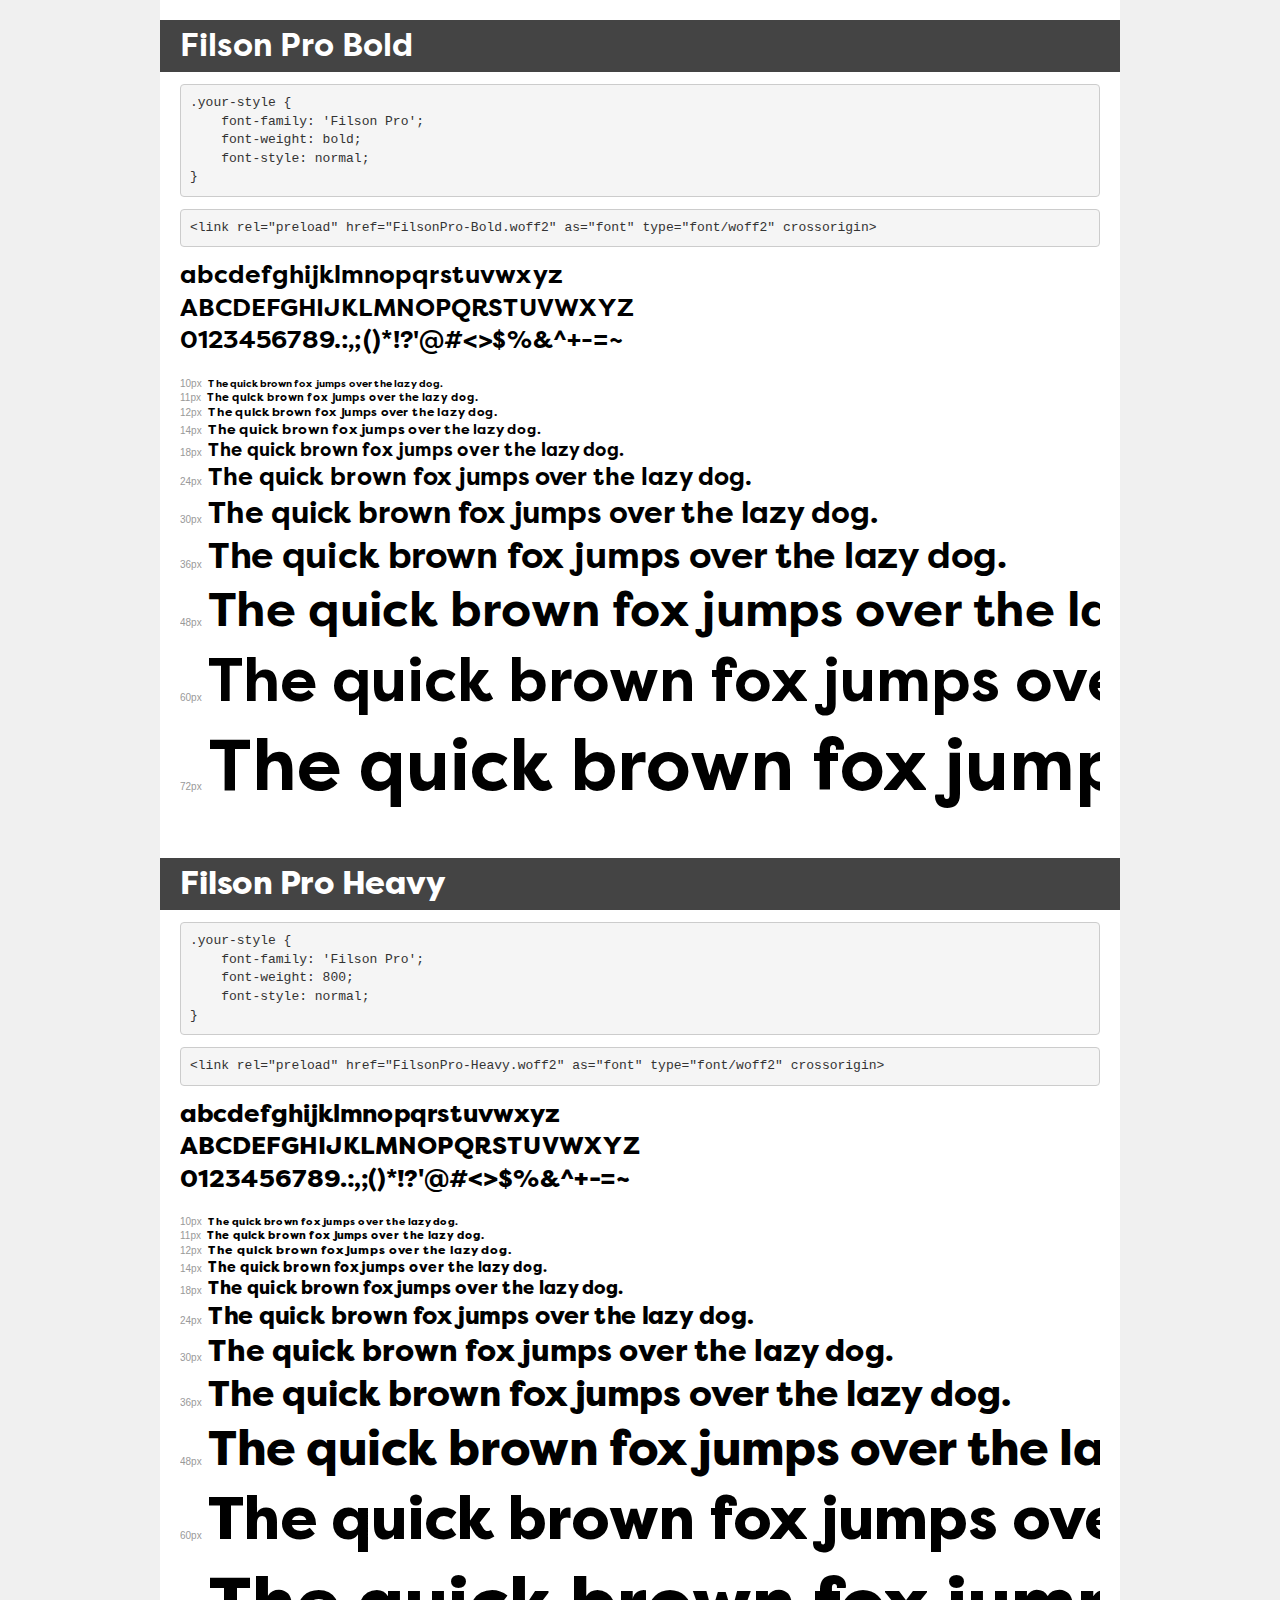
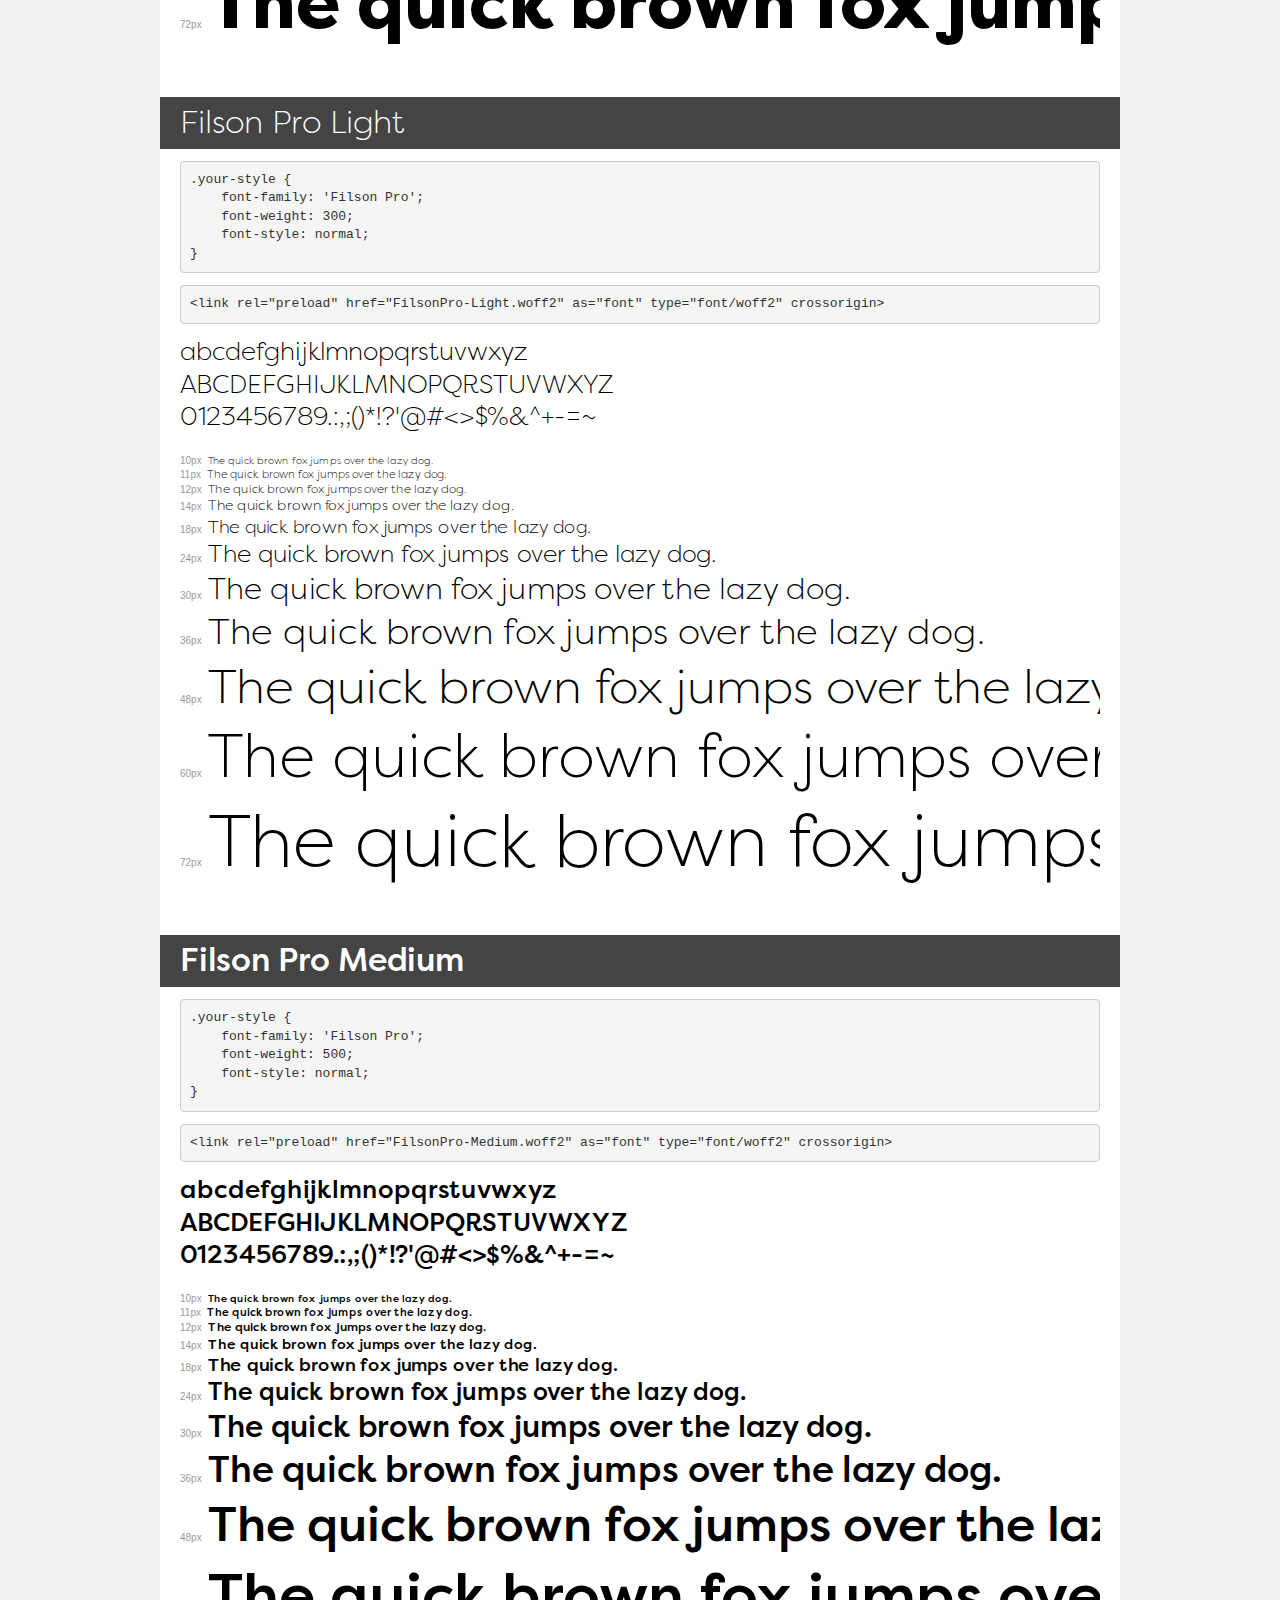
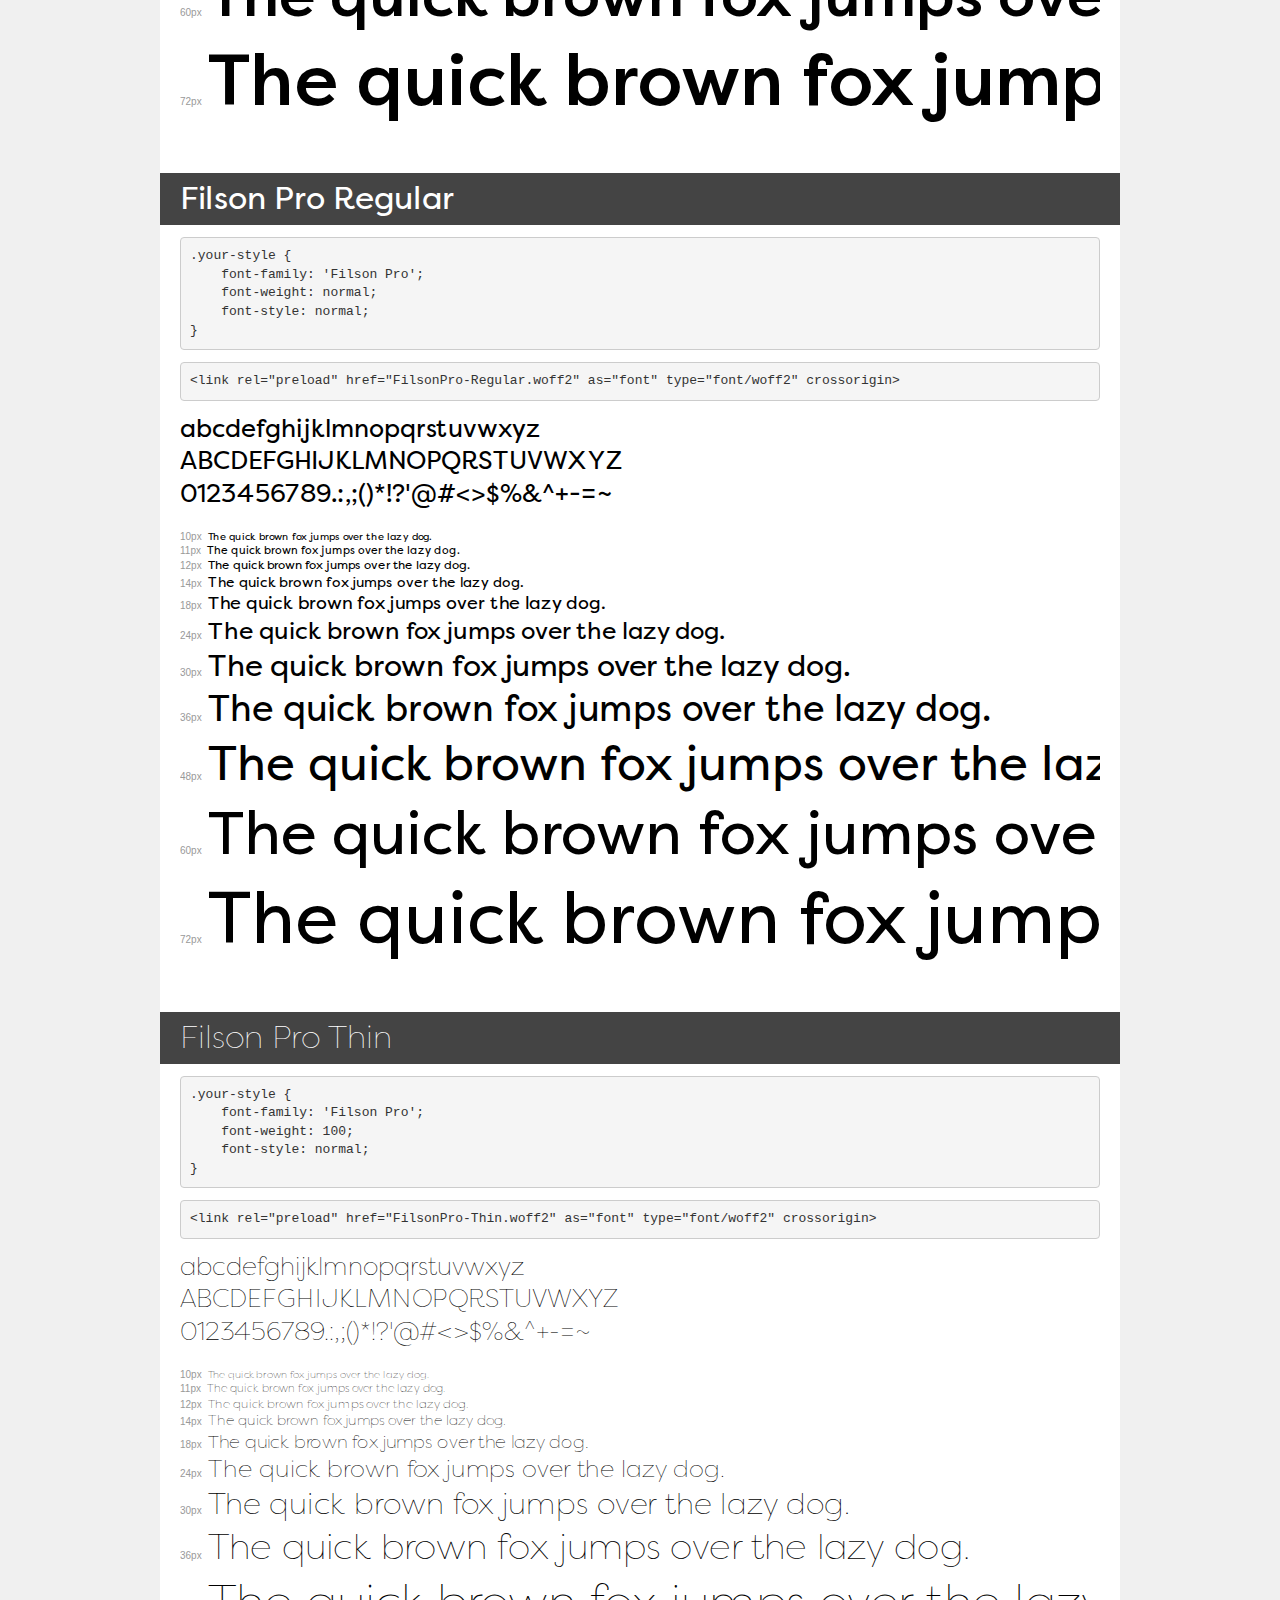
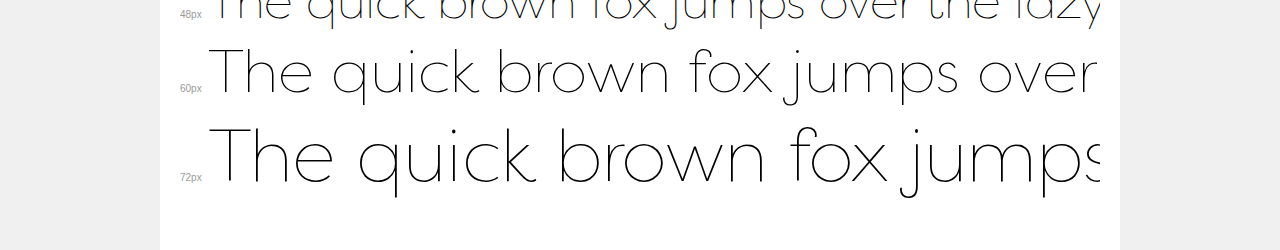
<file: fonts/demo.html>
<!DOCTYPE html>
<html lang="en">
<head>
    <meta charset="utf-8">
    <meta http-equiv="X-UA-Compatible" content="IE=edge">
    <meta name="viewport" content="width=device-width, initial-scale=1">
    <meta name="robots" content="noindex, noarchive">
    <meta name="format-detection" content="telephone=no">
    <title>Transfonter demo</title>
    <link href="stylesheet.css" rel="stylesheet">
    <style>
        /*
        http://meyerweb.com/eric/tools/css/reset/
        v2.0 | 20110126
        License: none (public domain)
        */
        html, body, div, span, applet, object, iframe,
        h1, h2, h3, h4, h5, h6, p, blockquote, pre,
        a, abbr, acronym, address, big, cite, code,
        del, dfn, em, img, ins, kbd, q, s, samp,
        small, strike, strong, sub, sup, tt, var,
        b, u, i, center,
        dl, dt, dd, ol, ul, li,
        fieldset, form, label, legend,
        table, caption, tbody, tfoot, thead, tr, th, td,
        article, aside, canvas, details, embed,
        figure, figcaption, footer, header, hgroup,
        menu, nav, output, ruby, section, summary,
        time, mark, audio, video {
            margin: 0;
            padding: 0;
            border: 0;
            font-size: 100%;
            font: inherit;
            vertical-align: baseline;
        }
        /* HTML5 display-role reset for older browsers */
        article, aside, details, figcaption, figure,
        footer, header, hgroup, menu, nav, section {
            display: block;
        }
        body {
            line-height: 1;
        }
        ol, ul {
            list-style: none;
        }
        blockquote, q {
            quotes: none;
        }
        blockquote:before, blockquote:after,
        q:before, q:after {
            content: '';
            content: none;
        }
        table {
            border-collapse: collapse;
            border-spacing: 0;
        }
        /* demo styles */
        body {
            background: #f0f0f0;
            color: #000;
        }
        .page {
            background: #fff;
            width: 920px;
            margin: 0 auto;
            padding: 20px 20px 0 20px;
            overflow: hidden;
        }
        .font-container {
            overflow-x: auto;
            overflow-y: hidden;
            margin-bottom: 40px;
            line-height: 1.3;
            white-space: nowrap;
            padding-bottom: 5px;
        }
        h1 {
            position: relative;
            background: #444;
            font-size: 32px;
            color: #fff;
            padding: 10px 20px;
            margin: 0 -20px 12px -20px;
        }
        .letters {
            font-size: 25px;
            margin-bottom: 20px;
        }
        .s10:before {
            content: '10px';
        }
        .s11:before {
            content: '11px';
        }
        .s12:before {
            content: '12px';
        }
        .s14:before {
            content: '14px';
        }
        .s18:before {
            content: '18px';
        }
        .s24:before {
            content: '24px';
        }
        .s30:before {
            content: '30px';
        }
        .s36:before {
            content: '36px';
        }
        .s48:before {
            content: '48px';
        }
        .s60:before {
            content: '60px';
        }
        .s72:before {
            content: '72px';
        }
        .s10:before, .s11:before, .s12:before, .s14:before,
        .s18:before, .s24:before, .s30:before, .s36:before,
        .s48:before, .s60:before, .s72:before {
            font-family: Arial, sans-serif;
            font-size: 10px;
            font-weight: normal;
            font-style: normal;
            color: #999;
            padding-right: 6px;
        }
        pre {
            display: block;
            padding: 9px;
            margin: 0 0 12px;
            font-family: Monaco, Menlo, Consolas, "Courier New", monospace;
            font-size: 13px;
            line-height: 1.428571429;
            color: #333;
            font-weight: normal;
            font-style: normal;
            background-color: #f5f5f5;
            border: 1px solid #ccc;
            overflow-x: auto;
            border-radius: 4px;
        }
        /* responsive */
        @media (max-width: 959px) {
            .page {
                width: auto;
                margin: 0;
            }
        }
    </style>
</head>
<body>
<div class="page">
    <div class="demo">
        <h1 style="font-family: 'Filson Pro'; font-weight: bold; font-style: normal;">Filson Pro Bold</h1>
        <pre title="Usage">.your-style {
    font-family: 'Filson Pro';
    font-weight: bold;
    font-style: normal;
}</pre>
        <pre title="Preload (optional)">
&lt;link rel=&quot;preload&quot; href=&quot;FilsonPro-Bold.woff2&quot; as=&quot;font&quot; type=&quot;font/woff2&quot; crossorigin&gt;</pre>
        <div class="font-container" style="font-family: 'Filson Pro'; font-weight: bold; font-style: normal;">
            <p class="letters">
                abcdefghijklmnopqrstuvwxyz<br>
ABCDEFGHIJKLMNOPQRSTUVWXYZ<br>
                0123456789.:,;()*!?'@#&lt;&gt;$%&^+-=~
            </p>
            <p class="s10" style="font-size: 10px;">The quick brown fox jumps over the lazy dog.</p>
            <p class="s11" style="font-size: 11px;">The quick brown fox jumps over the lazy dog.</p>
            <p class="s12" style="font-size: 12px;">The quick brown fox jumps over the lazy dog.</p>
            <p class="s14" style="font-size: 14px;">The quick brown fox jumps over the lazy dog.</p>
            <p class="s18" style="font-size: 18px;">The quick brown fox jumps over the lazy dog.</p>
            <p class="s24" style="font-size: 24px;">The quick brown fox jumps over the lazy dog.</p>
            <p class="s30" style="font-size: 30px;">The quick brown fox jumps over the lazy dog.</p>
            <p class="s36" style="font-size: 36px;">The quick brown fox jumps over the lazy dog.</p>
            <p class="s48" style="font-size: 48px;">The quick brown fox jumps over the lazy dog.</p>
            <p class="s60" style="font-size: 60px;">The quick brown fox jumps over the lazy dog.</p>
            <p class="s72" style="font-size: 72px;">The quick brown fox jumps over the lazy dog.</p>
        </div>
    </div>

    <div class="demo">
        <h1 style="font-family: 'Filson Pro'; font-weight: 800; font-style: normal;">Filson Pro Heavy</h1>
        <pre title="Usage">.your-style {
    font-family: 'Filson Pro';
    font-weight: 800;
    font-style: normal;
}</pre>
        <pre title="Preload (optional)">
&lt;link rel=&quot;preload&quot; href=&quot;FilsonPro-Heavy.woff2&quot; as=&quot;font&quot; type=&quot;font/woff2&quot; crossorigin&gt;</pre>
        <div class="font-container" style="font-family: 'Filson Pro'; font-weight: 800; font-style: normal;">
            <p class="letters">
                abcdefghijklmnopqrstuvwxyz<br>
ABCDEFGHIJKLMNOPQRSTUVWXYZ<br>
                0123456789.:,;()*!?'@#&lt;&gt;$%&^+-=~
            </p>
            <p class="s10" style="font-size: 10px;">The quick brown fox jumps over the lazy dog.</p>
            <p class="s11" style="font-size: 11px;">The quick brown fox jumps over the lazy dog.</p>
            <p class="s12" style="font-size: 12px;">The quick brown fox jumps over the lazy dog.</p>
            <p class="s14" style="font-size: 14px;">The quick brown fox jumps over the lazy dog.</p>
            <p class="s18" style="font-size: 18px;">The quick brown fox jumps over the lazy dog.</p>
            <p class="s24" style="font-size: 24px;">The quick brown fox jumps over the lazy dog.</p>
            <p class="s30" style="font-size: 30px;">The quick brown fox jumps over the lazy dog.</p>
            <p class="s36" style="font-size: 36px;">The quick brown fox jumps over the lazy dog.</p>
            <p class="s48" style="font-size: 48px;">The quick brown fox jumps over the lazy dog.</p>
            <p class="s60" style="font-size: 60px;">The quick brown fox jumps over the lazy dog.</p>
            <p class="s72" style="font-size: 72px;">The quick brown fox jumps over the lazy dog.</p>
        </div>
    </div>

    <div class="demo">
        <h1 style="font-family: 'Filson Pro'; font-weight: 300; font-style: normal;">Filson Pro Light</h1>
        <pre title="Usage">.your-style {
    font-family: 'Filson Pro';
    font-weight: 300;
    font-style: normal;
}</pre>
        <pre title="Preload (optional)">
&lt;link rel=&quot;preload&quot; href=&quot;FilsonPro-Light.woff2&quot; as=&quot;font&quot; type=&quot;font/woff2&quot; crossorigin&gt;</pre>
        <div class="font-container" style="font-family: 'Filson Pro'; font-weight: 300; font-style: normal;">
            <p class="letters">
                abcdefghijklmnopqrstuvwxyz<br>
ABCDEFGHIJKLMNOPQRSTUVWXYZ<br>
                0123456789.:,;()*!?'@#&lt;&gt;$%&^+-=~
            </p>
            <p class="s10" style="font-size: 10px;">The quick brown fox jumps over the lazy dog.</p>
            <p class="s11" style="font-size: 11px;">The quick brown fox jumps over the lazy dog.</p>
            <p class="s12" style="font-size: 12px;">The quick brown fox jumps over the lazy dog.</p>
            <p class="s14" style="font-size: 14px;">The quick brown fox jumps over the lazy dog.</p>
            <p class="s18" style="font-size: 18px;">The quick brown fox jumps over the lazy dog.</p>
            <p class="s24" style="font-size: 24px;">The quick brown fox jumps over the lazy dog.</p>
            <p class="s30" style="font-size: 30px;">The quick brown fox jumps over the lazy dog.</p>
            <p class="s36" style="font-size: 36px;">The quick brown fox jumps over the lazy dog.</p>
            <p class="s48" style="font-size: 48px;">The quick brown fox jumps over the lazy dog.</p>
            <p class="s60" style="font-size: 60px;">The quick brown fox jumps over the lazy dog.</p>
            <p class="s72" style="font-size: 72px;">The quick brown fox jumps over the lazy dog.</p>
        </div>
    </div>

    <div class="demo">
        <h1 style="font-family: 'Filson Pro'; font-weight: 500; font-style: normal;">Filson Pro Medium</h1>
        <pre title="Usage">.your-style {
    font-family: 'Filson Pro';
    font-weight: 500;
    font-style: normal;
}</pre>
        <pre title="Preload (optional)">
&lt;link rel=&quot;preload&quot; href=&quot;FilsonPro-Medium.woff2&quot; as=&quot;font&quot; type=&quot;font/woff2&quot; crossorigin&gt;</pre>
        <div class="font-container" style="font-family: 'Filson Pro'; font-weight: 500; font-style: normal;">
            <p class="letters">
                abcdefghijklmnopqrstuvwxyz<br>
ABCDEFGHIJKLMNOPQRSTUVWXYZ<br>
                0123456789.:,;()*!?'@#&lt;&gt;$%&^+-=~
            </p>
            <p class="s10" style="font-size: 10px;">The quick brown fox jumps over the lazy dog.</p>
            <p class="s11" style="font-size: 11px;">The quick brown fox jumps over the lazy dog.</p>
            <p class="s12" style="font-size: 12px;">The quick brown fox jumps over the lazy dog.</p>
            <p class="s14" style="font-size: 14px;">The quick brown fox jumps over the lazy dog.</p>
            <p class="s18" style="font-size: 18px;">The quick brown fox jumps over the lazy dog.</p>
            <p class="s24" style="font-size: 24px;">The quick brown fox jumps over the lazy dog.</p>
            <p class="s30" style="font-size: 30px;">The quick brown fox jumps over the lazy dog.</p>
            <p class="s36" style="font-size: 36px;">The quick brown fox jumps over the lazy dog.</p>
            <p class="s48" style="font-size: 48px;">The quick brown fox jumps over the lazy dog.</p>
            <p class="s60" style="font-size: 60px;">The quick brown fox jumps over the lazy dog.</p>
            <p class="s72" style="font-size: 72px;">The quick brown fox jumps over the lazy dog.</p>
        </div>
    </div>

    <div class="demo">
        <h1 style="font-family: 'Filson Pro'; font-weight: normal; font-style: normal;">Filson Pro Regular</h1>
        <pre title="Usage">.your-style {
    font-family: 'Filson Pro';
    font-weight: normal;
    font-style: normal;
}</pre>
        <pre title="Preload (optional)">
&lt;link rel=&quot;preload&quot; href=&quot;FilsonPro-Regular.woff2&quot; as=&quot;font&quot; type=&quot;font/woff2&quot; crossorigin&gt;</pre>
        <div class="font-container" style="font-family: 'Filson Pro'; font-weight: normal; font-style: normal;">
            <p class="letters">
                abcdefghijklmnopqrstuvwxyz<br>
ABCDEFGHIJKLMNOPQRSTUVWXYZ<br>
                0123456789.:,;()*!?'@#&lt;&gt;$%&^+-=~
            </p>
            <p class="s10" style="font-size: 10px;">The quick brown fox jumps over the lazy dog.</p>
            <p class="s11" style="font-size: 11px;">The quick brown fox jumps over the lazy dog.</p>
            <p class="s12" style="font-size: 12px;">The quick brown fox jumps over the lazy dog.</p>
            <p class="s14" style="font-size: 14px;">The quick brown fox jumps over the lazy dog.</p>
            <p class="s18" style="font-size: 18px;">The quick brown fox jumps over the lazy dog.</p>
            <p class="s24" style="font-size: 24px;">The quick brown fox jumps over the lazy dog.</p>
            <p class="s30" style="font-size: 30px;">The quick brown fox jumps over the lazy dog.</p>
            <p class="s36" style="font-size: 36px;">The quick brown fox jumps over the lazy dog.</p>
            <p class="s48" style="font-size: 48px;">The quick brown fox jumps over the lazy dog.</p>
            <p class="s60" style="font-size: 60px;">The quick brown fox jumps over the lazy dog.</p>
            <p class="s72" style="font-size: 72px;">The quick brown fox jumps over the lazy dog.</p>
        </div>
    </div>

    <div class="demo">
        <h1 style="font-family: 'Filson Pro'; font-weight: 100; font-style: normal;">Filson Pro Thin</h1>
        <pre title="Usage">.your-style {
    font-family: 'Filson Pro';
    font-weight: 100;
    font-style: normal;
}</pre>
        <pre title="Preload (optional)">
&lt;link rel=&quot;preload&quot; href=&quot;FilsonPro-Thin.woff2&quot; as=&quot;font&quot; type=&quot;font/woff2&quot; crossorigin&gt;</pre>
        <div class="font-container" style="font-family: 'Filson Pro'; font-weight: 100; font-style: normal;">
            <p class="letters">
                abcdefghijklmnopqrstuvwxyz<br>
ABCDEFGHIJKLMNOPQRSTUVWXYZ<br>
                0123456789.:,;()*!?'@#&lt;&gt;$%&^+-=~
            </p>
            <p class="s10" style="font-size: 10px;">The quick brown fox jumps over the lazy dog.</p>
            <p class="s11" style="font-size: 11px;">The quick brown fox jumps over the lazy dog.</p>
            <p class="s12" style="font-size: 12px;">The quick brown fox jumps over the lazy dog.</p>
            <p class="s14" style="font-size: 14px;">The quick brown fox jumps over the lazy dog.</p>
            <p class="s18" style="font-size: 18px;">The quick brown fox jumps over the lazy dog.</p>
            <p class="s24" style="font-size: 24px;">The quick brown fox jumps over the lazy dog.</p>
            <p class="s30" style="font-size: 30px;">The quick brown fox jumps over the lazy dog.</p>
            <p class="s36" style="font-size: 36px;">The quick brown fox jumps over the lazy dog.</p>
            <p class="s48" style="font-size: 48px;">The quick brown fox jumps over the lazy dog.</p>
            <p class="s60" style="font-size: 60px;">The quick brown fox jumps over the lazy dog.</p>
            <p class="s72" style="font-size: 72px;">The quick brown fox jumps over the lazy dog.</p>
        </div>
    </div>

</div>
</body>
</html>
</file>
<file: fonts/stylesheet.css>
@font-face {
    font-family: 'Filson Pro';
    src: url('../fonts/FilsonPro-Bold.eot');
    src: local('../fonts/Filson Pro Bold'), local('../fonts/FilsonPro-Bold'),
        url('../fonts/../fonts/FilsonPro-Bold.eot?#iefix') format('embedded-opentype'),
        url('../fonts/FilsonPro-Bold.woff2') format('woff2'),
        url('../fonts/FilsonPro-Bold.woff') format('woff'),
        url('../fonts/FilsonPro-Bold.ttf') format('truetype');
    font-weight: bold;
    font-style: normal;
    font-display: swap;
}

@font-face {
    font-family: 'Filson Pro';
    src: url('../fonts/FilsonPro-Heavy.eot');
    src: local('../fonts/Filson Pro Heavy'), local('../fonts/FilsonPro-Heavy'),
        url('../fonts/FilsonPro-Heavy.eot?#iefix') format('embedded-opentype'),
        url('../fonts/FilsonPro-Heavy.woff2') format('woff2'),
        url('../fonts/FilsonPro-Heavy.woff') format('woff'),
        url('../fonts/FilsonPro-Heavy.ttf') format('truetype');
    font-weight: 800;
    font-style: normal;
    font-display: swap;
}

@font-face {
    font-family: 'Filson Pro';
    src: url('../fonts/FilsonPro-Light.eot');
    src: local('../fonts/Filson Pro Light'), local('../fonts/FilsonPro-Light'),
        url('../fonts/FilsonPro-Light.eot?#iefix') format('embedded-opentype'),
        url('../fonts/FilsonPro-Light.woff2') format('woff2'),
        url('../fonts/FilsonPro-Light.woff') format('woff'),
        url('../fonts/FilsonPro-Light.ttf') format('truetype');
    font-weight: 300;
    font-style: normal;
    font-display: swap;
}

@font-face {
    font-family: 'Filson Pro';
    src: url('../fonts/FilsonPro-Medium.eot');
    src: local('../fonts/Filson Pro Medium'), local('../fonts/FilsonPro-Medium'),
        url('../fonts/FilsonPro-Medium.eot?#iefix') format('embedded-opentype'),
        url('../fonts/FilsonPro-Medium.woff2') format('woff2'),
        url('../fonts/FilsonPro-Medium.woff') format('woff'),
        url('../fonts/FilsonPro-Medium.ttf') format('truetype');
    font-weight: 500;
    font-style: normal;
    font-display: swap;
}

@font-face {
    font-family: 'Filson Pro';
    src: url('../fonts/FilsonPro-Regular.eot');
    src: local('../fonts/Filson Pro Regular'), local('../fonts/FilsonPro-Regular'),
        url('../fonts/FilsonPro-Regular.eot?#iefix') format('embedded-opentype'),
        url('../fonts/FilsonPro-Regular.woff2') format('woff2'),
        url('../fonts/FilsonPro-Regular.woff') format('woff'),
        url('../fonts/FilsonPro-Regular.ttf') format('truetype');
    font-weight: normal;
    font-style: normal;
    font-display: swap;
}

@font-face {
    font-family: 'Filson Pro';
    src: url('../fonts/FilsonPro-Thin.eot');
    src: local('../fonts/Filson Pro Thin'), local('../fonts/FilsonPro-Thin'),
        url('../fonts/FilsonPro-Thin.eot?#iefix') format('embedded-opentype'),
        url('../fonts/FilsonPro-Thin.woff2') format('woff2'),
        url('../fonts/FilsonPro-Thin.woff') format('woff'),
        url('../fonts/FilsonPro-Thin.ttf') format('truetype');
    font-weight: 100;
    font-style: normal;
    font-display: swap;
}
</file>
